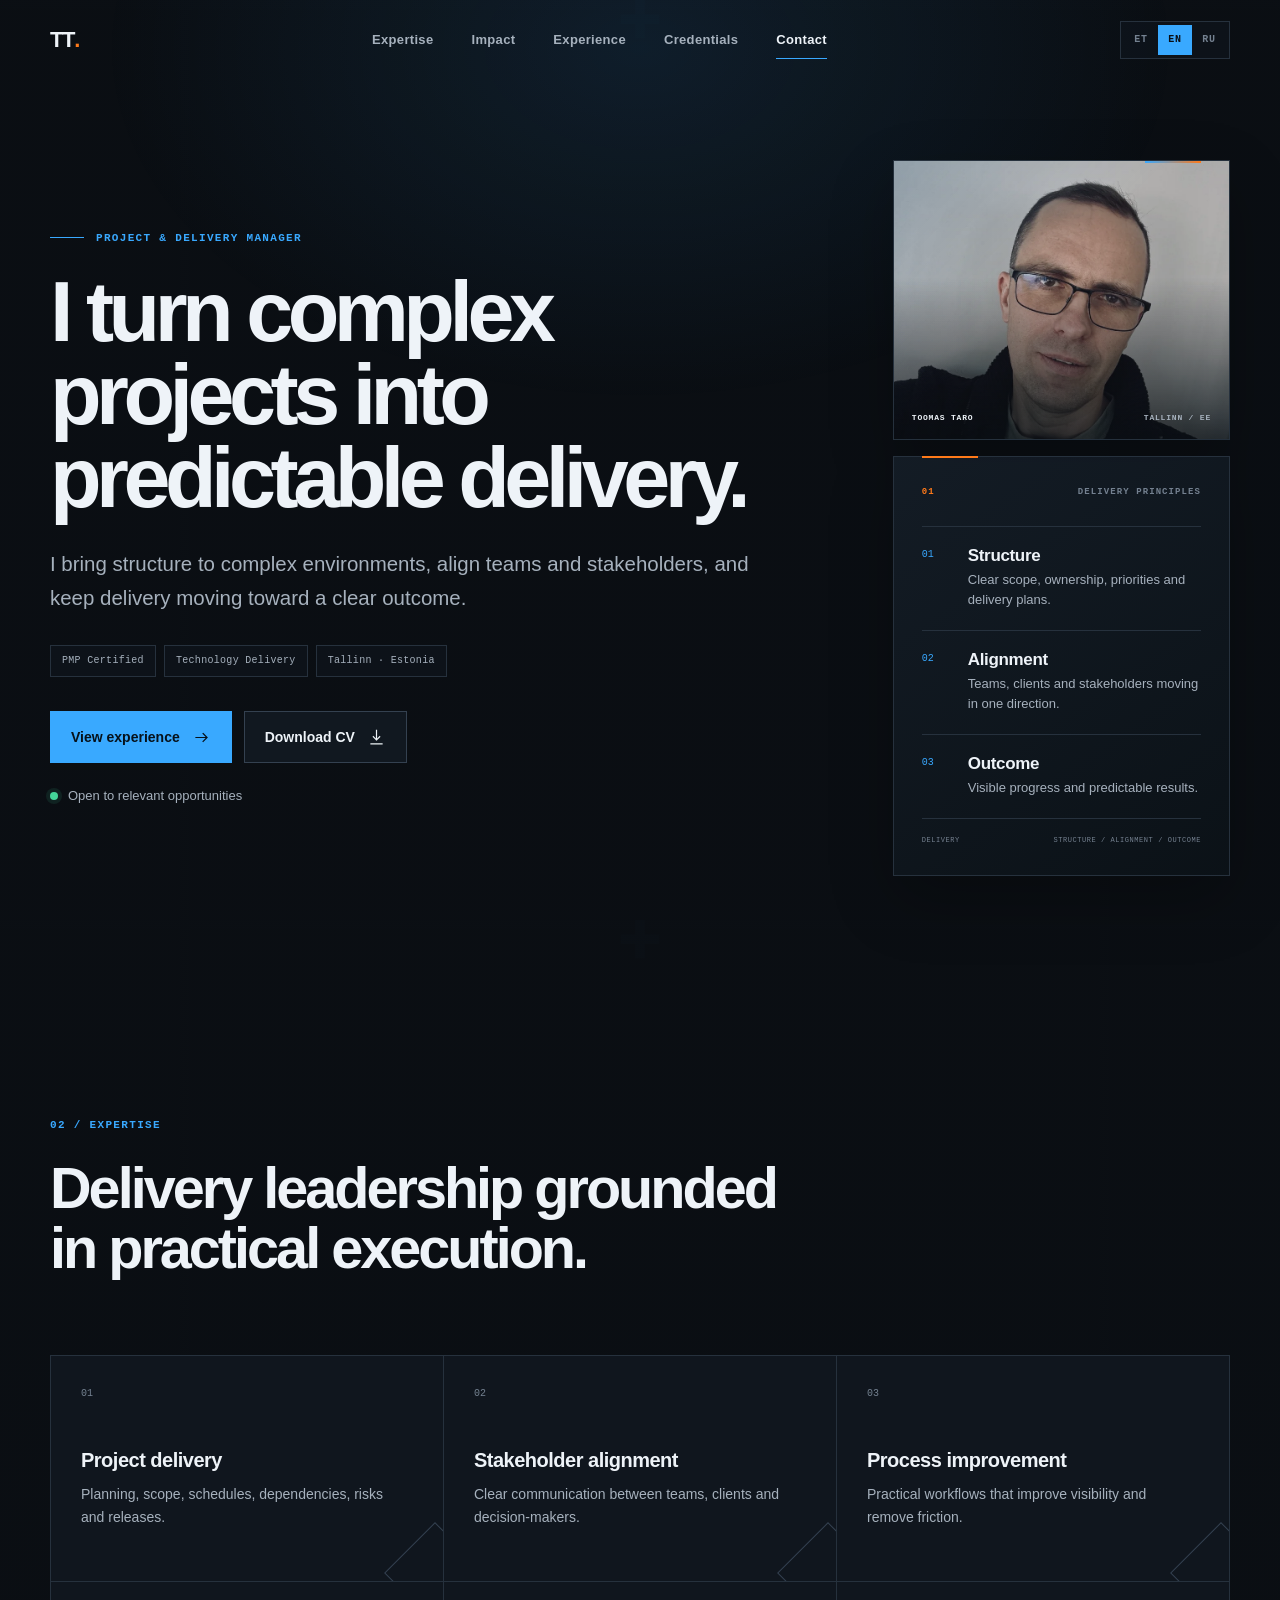
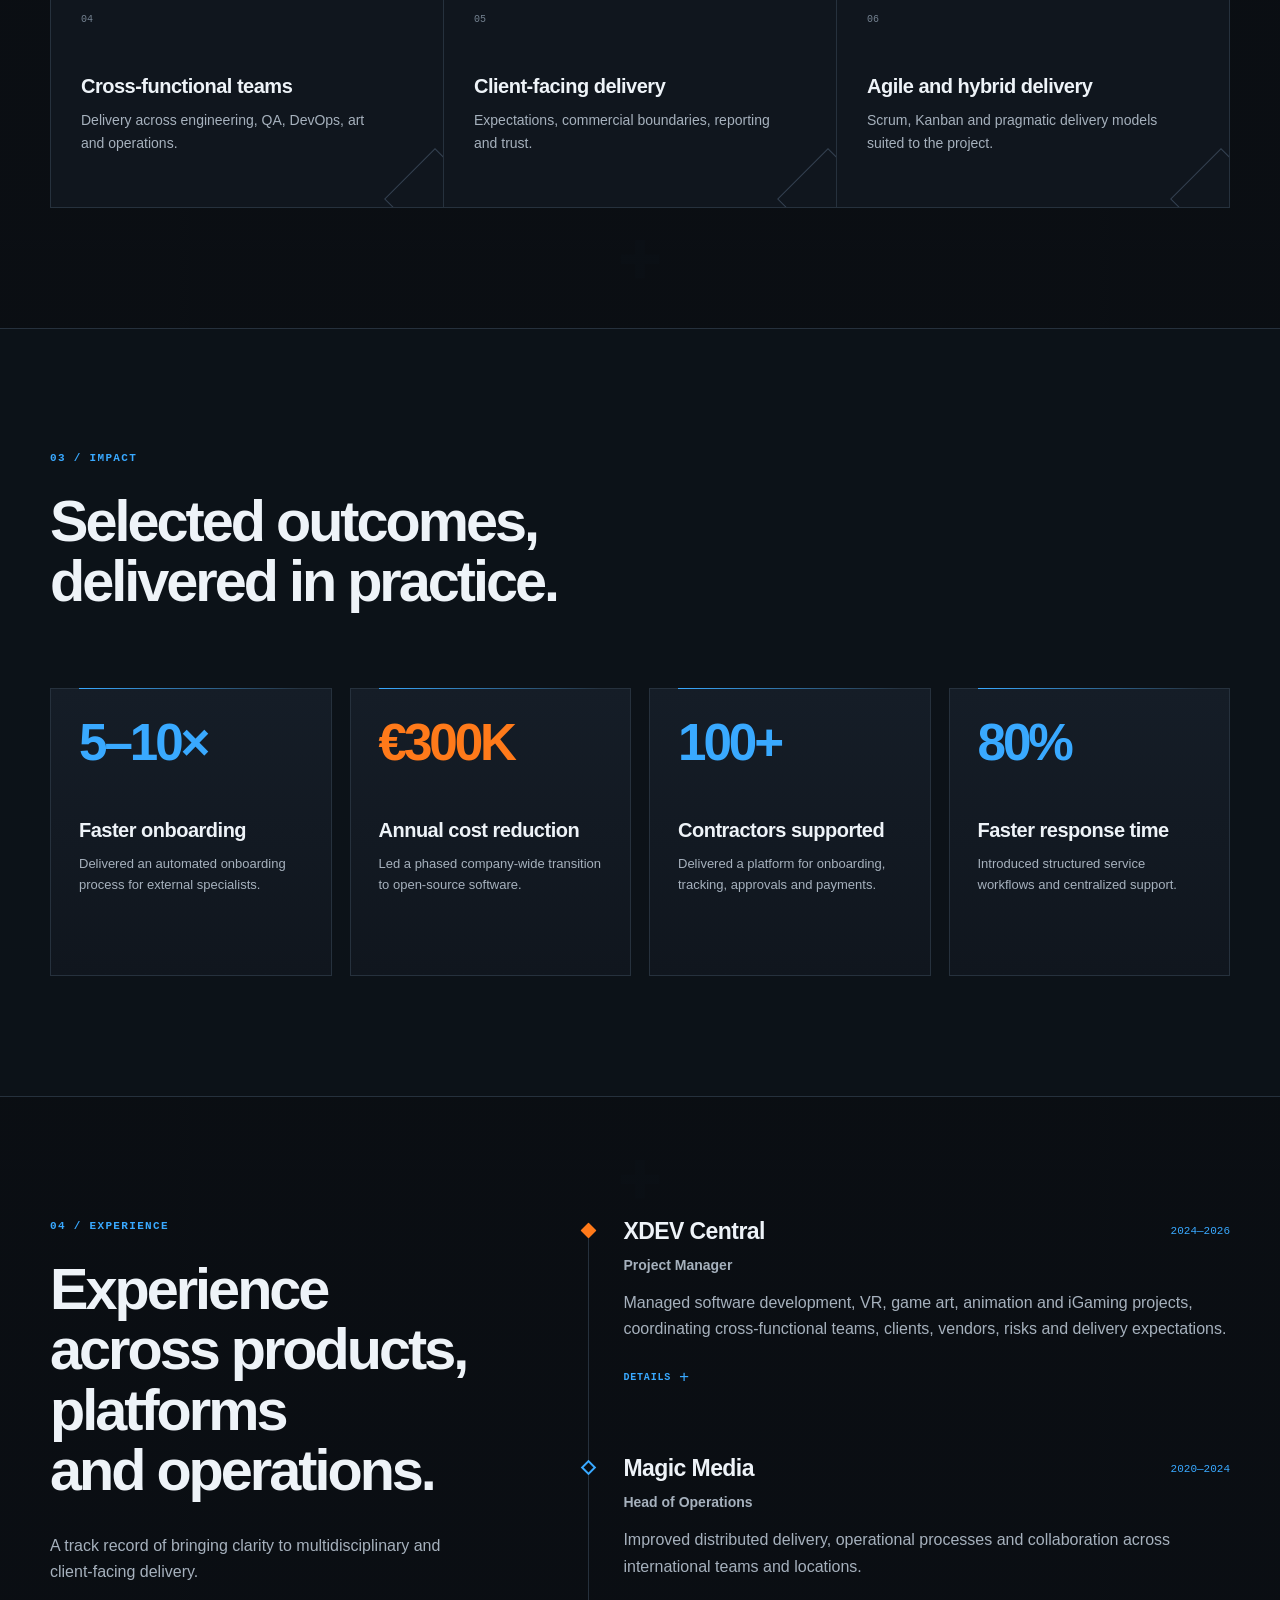
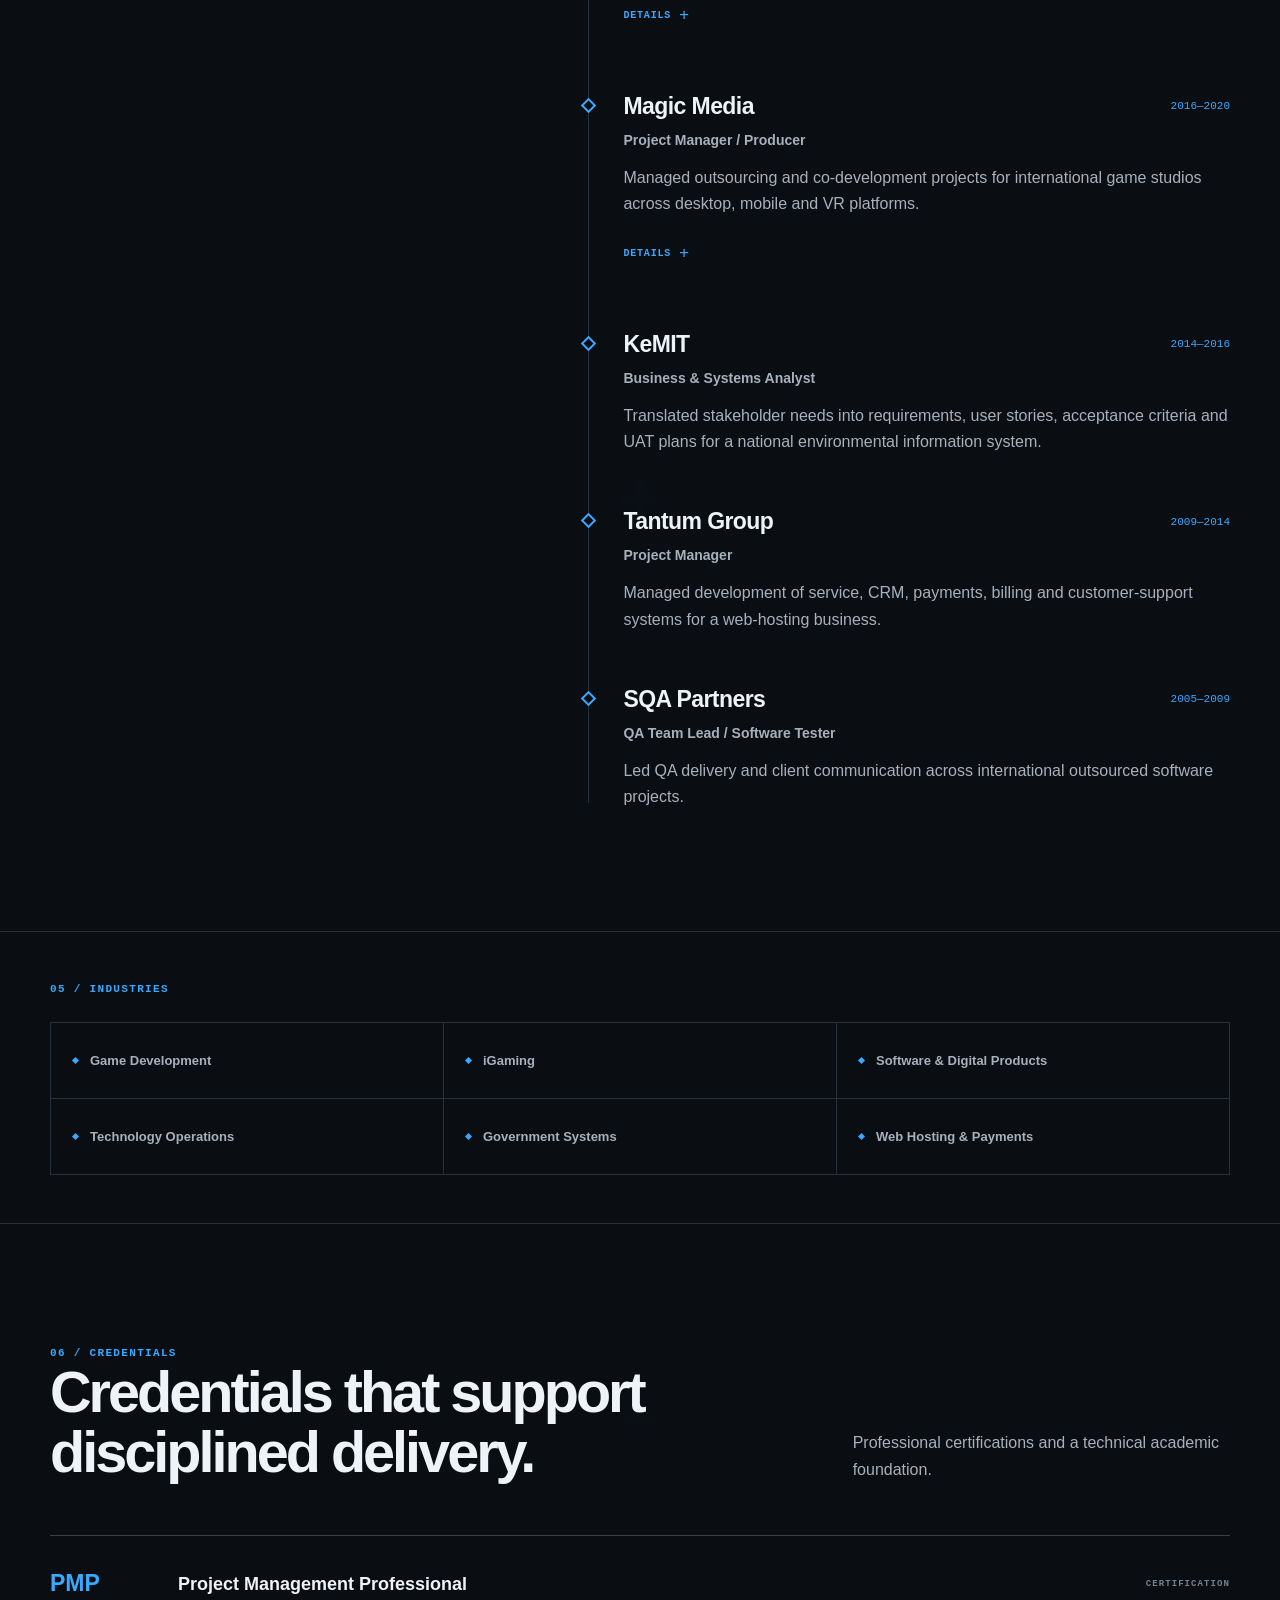
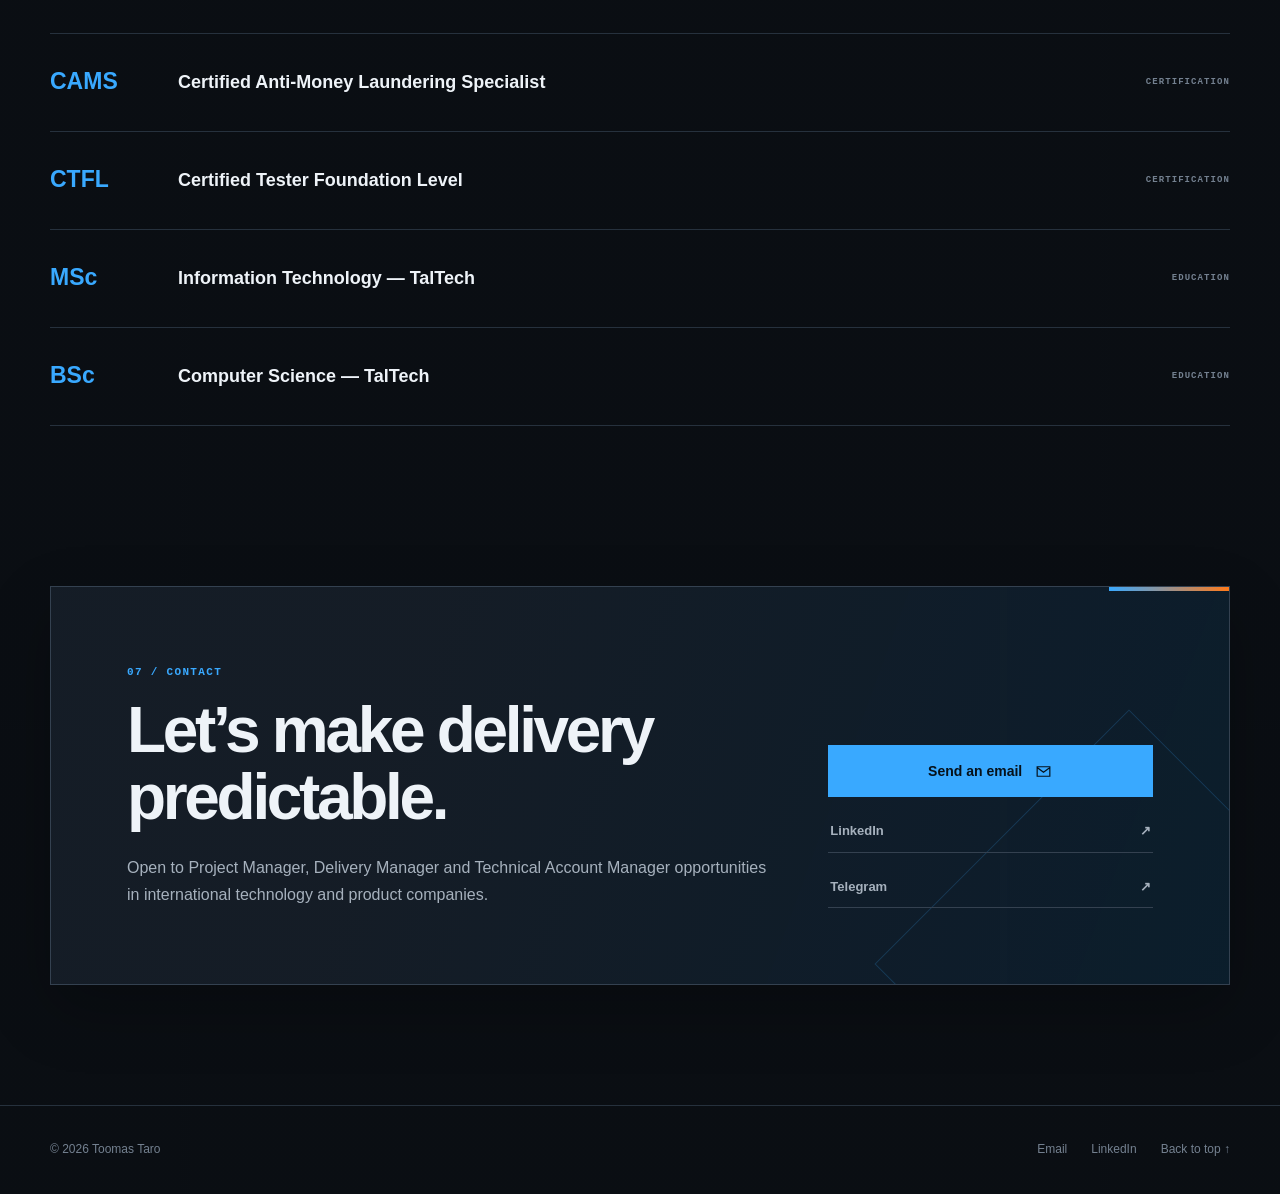
<file: index.html>
<!doctype html>
<html lang="en">
<head>
  <meta charset="utf-8">
  <meta name="viewport" content="width=device-width, initial-scale=1">
  <title>Toomas Taro — Project &amp; Delivery Manager</title>
  <meta name="description" content="Project &amp; Delivery Manager working across software development, game production, iGaming and digital products.">
  <meta name="author" content="Toomas Taro">
  <meta name="theme-color" content="#0a0e13">
  <link rel="canonical" href="https://cv.toomastaro.com/">
  <meta property="og:title" content="Toomas Taro — Project &amp; Delivery Manager">
  <meta property="og:description" content="Project &amp; Delivery Manager working across software development, game production, iGaming and digital products.">
  <meta property="og:type" content="profile">
  <meta property="og:url" content="https://cv.toomastaro.com/">
  <meta property="og:image" content="https://cv.toomastaro.com/assets/images/social-preview.svg">
  <meta property="og:image:alt" content="Toomas Taro — Project &amp; Delivery Manager">
  <meta name="twitter:card" content="summary_large_image">
  <meta name="twitter:title" content="Toomas Taro — Project &amp; Delivery Manager">
  <meta name="twitter:description" content="Project &amp; Delivery Manager working across software development, game production, iGaming and digital products.">
  <meta name="twitter:image" content="https://cv.toomastaro.com/assets/images/social-preview.svg">
  <link rel="icon" href="favicon.svg" type="image/svg+xml">
  <link rel="stylesheet" href="styles.css">
  <script type="application/ld+json">
    {
      "@context": "https://schema.org",
      "@type": "Person",
      "name": "Toomas Taro",
      "jobTitle": "Project & Delivery Manager",
      "address": {
        "@type": "PostalAddress",
        "addressLocality": "Tallinn",
        "addressCountry": "EE"
      },
      "email": "mailto:toomas.taro@gmail.com",
      "url": "https://cv.toomastaro.com/",
      "sameAs": [
        "https://www.linkedin.com/in/toomastaro",
        "https://t.me/mousesquad"
      ],
      "alumniOf": {
        "@type": "CollegeOrUniversity",
        "name": "TalTech"
      }
    }
  </script>
  <script defer src="content/en.js"></script>
  <script defer src="content/et.js"></script>
  <script defer src="content/ru.js"></script>
  <script defer src="script.js"></script>
</head>
<body>
  <a class="skip-link" href="#main" data-i18n="a11y.skip">Skip to content</a>

  <header class="site-header" data-header>
    <div class="header-inner container">
      <a class="brand" href="#top" aria-label="Toomas Taro — home">
        <span>TT</span><i aria-hidden="true">.</i>
      </a>

      <nav class="primary-nav" id="primary-navigation" aria-label="Primary navigation" data-nav>
        <a href="#expertise" data-i18n="nav.expertise">Expertise</a>
        <a href="#impact" data-i18n="nav.impact">Impact</a>
        <a href="#experience" data-i18n="nav.experience">Experience</a>
        <a href="#credentials" data-i18n="nav.credentials">Credentials</a>
        <a href="#contact" data-i18n="nav.contact">Contact</a>
      </nav>

      <div class="header-actions">
        <div class="language-switcher" role="group" aria-label="Language">
          <button type="button" data-language="et" lang="et" aria-pressed="false">ET</button>
          <button type="button" data-language="en" lang="en" aria-pressed="true">EN</button>
          <button type="button" data-language="ru" lang="ru" aria-pressed="false">RU</button>
        </div>
        <button class="menu-toggle" type="button" aria-controls="primary-navigation" aria-expanded="false" data-menu-toggle>
          <span class="sr-only" data-i18n="a11y.menu">Open menu</span>
          <span aria-hidden="true"></span>
          <span aria-hidden="true"></span>
        </button>
      </div>
    </div>
  </header>

  <main id="main">
    <section class="hero section" id="top" aria-labelledby="hero-title">
      <div class="hero-grid container">
        <div class="hero-copy">
          <p class="eyebrow" data-i18n="hero.eyebrow">Project &amp; Delivery Manager</p>
          <h1 id="hero-title" data-i18n="hero.title">I turn complex projects into predictable delivery.</h1>
          <p class="hero-description" data-i18n="hero.description">I bring structure to complex environments, align teams and stakeholders, and keep delivery moving toward a clear outcome.</p>
          <ul class="tag-list" aria-label="Highlights">
            <li data-i18n="hero.tagPmp">PMP Certified</li>
            <li data-i18n="hero.tagDelivery">Technology Delivery</li>
            <li data-i18n="hero.tagLocation">Tallinn · Estonia</li>
          </ul>
          <div class="hero-actions">
            <a class="button button-primary" href="#experience">
              <span data-i18n="hero.viewExperience">View experience</span>
              <svg aria-hidden="true" viewBox="0 0 24 24"><path d="m5 12 14 0m-5-5 5 5-5 5"/></svg>
            </a>
            <a class="button button-secondary" href="assets/cv/toomas-taro-cv-en.pdf" data-cv-link download>
              <span data-i18n="hero.downloadCv">Download CV</span>
              <svg aria-hidden="true" viewBox="0 0 24 24"><path d="M12 3v12m-4-4 4 4 4-4M5 20h14"/></svg>
            </a>
          </div>
          <p class="availability"><span aria-hidden="true"></span><span data-i18n="hero.availability">Open to relevant opportunities</span></p>
        </div>

        <div class="hero-rail">
          <figure class="hero-portrait">
            <img
              src="assets/images/toomas-taro-profile.webp"
              width="800"
              height="890"
              alt="Toomas Taro"
              fetchpriority="high"
              decoding="async"
            >
            <figcaption><span>Toomas Taro</span><span>Tallinn / EE</span></figcaption>
          </figure>

          <aside class="hero-panel" aria-label="Delivery principles">
            <div class="panel-label"><span>01</span><span data-i18n="hero.panelLabel">Delivery principles</span></div>
            <div class="principle-list" data-render="principles"></div>
            <div class="panel-code" aria-hidden="true"><span>DELIVERY</span><span>STRUCTURE / ALIGNMENT / OUTCOME</span></div>
          </aside>
        </div>
      </div>
    </section>

    <section class="section" id="expertise" aria-labelledby="expertise-title">
      <div class="container">
        <div class="section-heading reveal">
          <p class="section-index">02 / <span data-i18n="nav.expertise">Expertise</span></p>
          <h2 id="expertise-title" data-i18n="expertise.title">Delivery leadership grounded in practical execution.</h2>
        </div>
        <div class="card-grid expertise-grid" data-render="expertise"></div>
      </div>
    </section>

    <section class="section impact-section" id="impact" aria-labelledby="impact-title">
      <div class="container">
        <div class="section-heading reveal">
          <p class="section-index">03 / <span data-i18n="nav.impact">Impact</span></p>
          <h2 id="impact-title" data-i18n="impact.title">Selected outcomes, delivered in practice.</h2>
        </div>
        <div class="impact-grid" data-render="impact"></div>
      </div>
    </section>

    <section class="section" id="experience" aria-labelledby="experience-title">
      <div class="container experience-layout">
        <div class="section-heading section-heading-sticky reveal">
          <p class="section-index">04 / <span data-i18n="nav.experience">Experience</span></p>
          <h2 id="experience-title" data-i18n="experience.title">Experience across products, platforms and operations.</h2>
          <p data-i18n="experience.intro">A track record of bringing clarity to multidisciplinary and client-facing delivery.</p>
        </div>
        <div class="timeline" data-render="experience"></div>
      </div>
    </section>

    <section class="section industries-section" aria-labelledby="industries-title">
      <div class="container">
        <p class="section-index reveal">05 / <span data-i18n="industries.label">Industries</span></p>
        <h2 class="sr-only" id="industries-title" data-i18n="industries.title">Industry experience</h2>
        <div class="industries-grid" data-render="industries"></div>
      </div>
    </section>

    <section class="section" id="credentials" aria-labelledby="credentials-title">
      <div class="container">
        <div class="section-heading credentials-heading reveal">
          <div>
            <p class="section-index">06 / <span data-i18n="nav.credentials">Credentials</span></p>
            <h2 id="credentials-title" data-i18n="credentials.title">Credentials that support disciplined delivery.</h2>
          </div>
          <p data-i18n="credentials.intro">Professional certifications and a technical academic foundation.</p>
        </div>
        <div class="credentials-list" data-render="credentials"></div>
      </div>
    </section>

    <section class="section contact-section" id="contact" aria-labelledby="contact-title">
      <div class="container">
        <div class="contact-card reveal">
          <div class="contact-copy">
            <p class="section-index">07 / <span data-i18n="nav.contact">Contact</span></p>
            <h2 id="contact-title" data-i18n="contact.title">Let’s make delivery predictable.</h2>
            <p data-i18n="contact.description">Open to Project Manager, Delivery Manager and Technical Account Manager opportunities in international technology and product companies.</p>
          </div>
          <div class="contact-actions">
            <a class="button button-primary" href="mailto:toomas.taro@gmail.com">
              <span data-i18n="contact.email">Send an email</span>
              <svg aria-hidden="true" viewBox="0 0 24 24"><path d="M4 6h16v12H4zM4 7l8 6 8-6"/></svg>
            </a>
            <a class="text-link" href="https://www.linkedin.com/in/toomastaro" target="_blank" rel="noopener noreferrer">LinkedIn <span aria-hidden="true">↗</span></a>
            <a class="text-link" href="https://t.me/mousesquad" target="_blank" rel="noopener noreferrer">Telegram <span aria-hidden="true">↗</span></a>
          </div>
        </div>
      </div>
    </section>
  </main>

  <footer class="site-footer">
    <div class="container footer-inner">
      <p>© <span data-current-year>2026</span> Toomas Taro</p>
      <div class="footer-links">
        <a href="mailto:toomas.taro@gmail.com">Email</a>
        <a href="https://www.linkedin.com/in/toomastaro" target="_blank" rel="noopener noreferrer">LinkedIn</a>
        <a href="#top" data-i18n="footer.top">Back to top ↑</a>
      </div>
    </div>
  </footer>
</body>
</html>
</file>
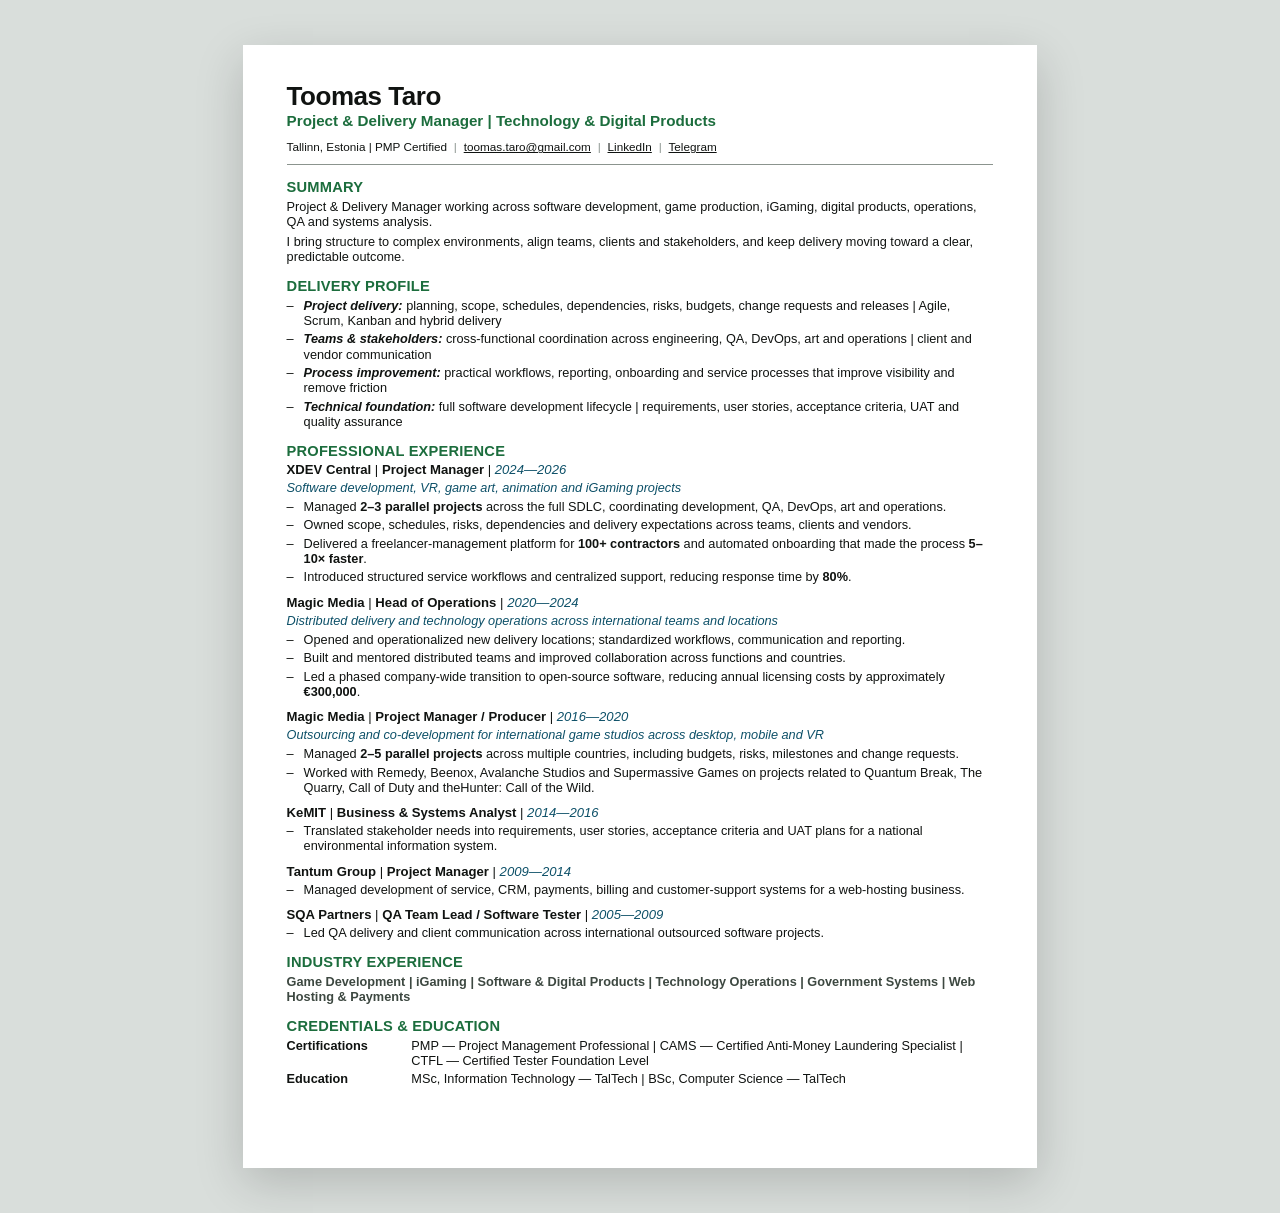
<file: assets/cv/source/cv.html>
<!doctype html>
<html lang="en">
<head>
  <meta charset="utf-8">
  <meta name="viewport" content="width=device-width, initial-scale=1">
  <title>Toomas Taro — CV</title>
  <link rel="stylesheet" href="cv.css">
  <script defer src="cv-content.js"></script>
  <script defer src="cv.js"></script>
</head>
<body>
  <main class="page" aria-label="Curriculum vitae">
    <header class="cv-header">
      <h1>Toomas Taro</h1>
      <p class="role" data-field="role"></p>
      <div class="contact-line" data-render="contacts"></div>
    </header>

    <section aria-labelledby="summary-title">
      <h2 id="summary-title" data-field="labels.summary"></h2>
      <div class="summary" data-render="summary"></div>
    </section>

    <section aria-labelledby="expertise-title">
      <h2 id="expertise-title" data-field="labels.expertise"></h2>
      <ul class="expertise-list" data-render="expertise"></ul>
    </section>

    <section aria-labelledby="experience-title">
      <h2 id="experience-title" data-field="labels.experience"></h2>
      <div class="experience-list" data-render="experience"></div>
    </section>

    <section class="industries-section" aria-labelledby="industries-title">
      <h2 id="industries-title" data-field="labels.industries"></h2>
      <p class="industry-line" data-field="industries"></p>
    </section>

    <section class="bottom-section" aria-labelledby="credentials-title">
      <h2 id="credentials-title" data-field="labels.credentials"></h2>
      <div class="credentials" data-render="credentials"></div>
    </section>
  </main>
</body>
</html>
</file>
<file: styles.css>
:root {
  --background: #0a0e13;
  --background-secondary: #10161e;
  --surface: #151d27;
  --surface-hover: #1a2531;
  --text-primary: #eef3f8;
  --text-secondary: #a6b1bd;
  --text-muted: #748190;
  --blue: #39a9ff;
  --blue-dark: #1675b8;
  --orange: #ff7a1a;
  --border: #26313d;
  --border-light: #344150;
  --font-heading: "Space Grotesk", "Aptos Display", "Segoe UI", sans-serif;
  --font-body: Inter, Aptos, "Segoe UI", sans-serif;
  --font-mono: "JetBrains Mono", "Cascadia Code", Consolas, monospace;
  --container: 1180px;
  --header-height: 80px;
  --radius: 3px;
  --shadow: 0 24px 60px rgb(0 0 0 / 24%);
  color-scheme: dark;
}

*,
*::before,
*::after {
  box-sizing: border-box;
}

html {
  scroll-behavior: smooth;
  scroll-padding-top: calc(var(--header-height) + 24px);
}

body {
  min-width: 320px;
  margin: 0;
  overflow-x: hidden;
  color: var(--text-primary);
  background:
    linear-gradient(rgb(10 14 19 / 94%), rgb(10 14 19 / 98%)),
    url("assets/images/decorative-grid.svg") top center / 920px auto repeat;
  font-family: var(--font-body);
  font-size: 16px;
  line-height: 1.65;
  -webkit-font-smoothing: antialiased;
}

body::before {
  position: fixed;
  z-index: -1;
  top: -20rem;
  left: 50%;
  width: 70rem;
  height: 46rem;
  background: radial-gradient(ellipse, rgb(57 169 255 / 10%), transparent 68%);
  content: "";
  pointer-events: none;
  transform: translateX(-50%);
}

body.menu-open {
  overflow: hidden;
}

::selection {
  color: var(--text-primary);
  background: rgb(22 117 184 / 65%);
}

a {
  color: inherit;
  text-decoration: none;
}

button,
a {
  -webkit-tap-highlight-color: transparent;
}

button {
  color: inherit;
  font: inherit;
}

svg {
  display: block;
}

.container {
  width: min(calc(100% - 48px), var(--container));
  margin-inline: auto;
}

.section {
  padding: 120px 0;
}

.sr-only {
  position: absolute;
  width: 1px;
  height: 1px;
  padding: 0;
  overflow: hidden;
  border: 0;
  margin: -1px;
  clip: rect(0, 0, 0, 0);
  white-space: nowrap;
}

.skip-link {
  position: fixed;
  z-index: 1000;
  top: 12px;
  left: 12px;
  padding: 10px 16px;
  color: var(--background);
  background: var(--text-primary);
  font-weight: 700;
  transform: translateY(-150%);
}

.skip-link:focus {
  transform: translateY(0);
}

:focus-visible {
  outline: 2px solid var(--orange);
  outline-offset: 4px;
}

/* Header */
.site-header {
  position: fixed;
  z-index: 100;
  top: 0;
  right: 0;
  left: 0;
  border-bottom: 1px solid transparent;
  transition: background-color 180ms ease, border-color 180ms ease, box-shadow 180ms ease;
}

.site-header.is-scrolled,
.site-header.is-menu-open {
  border-color: rgb(38 49 61 / 85%);
  background: rgb(10 14 19 / 88%);
  box-shadow: 0 10px 40px rgb(0 0 0 / 14%);
  backdrop-filter: blur(18px);
}

.header-inner {
  display: flex;
  min-height: var(--header-height);
  align-items: center;
  justify-content: space-between;
  transition: min-height 180ms ease;
}

.is-scrolled .header-inner {
  min-height: 66px;
}

.brand {
  display: inline-flex;
  align-items: baseline;
  font-family: var(--font-heading);
  font-size: 22px;
  font-weight: 800;
  letter-spacing: -0.06em;
}

.brand i {
  color: var(--orange);
  font-style: normal;
}

.primary-nav {
  display: flex;
  align-items: center;
  gap: clamp(20px, 3vw, 38px);
}

.primary-nav a {
  position: relative;
  color: var(--text-secondary);
  font-size: 13px;
  font-weight: 650;
  letter-spacing: 0.025em;
  transition: color 160ms ease;
}

.primary-nav a::after {
  position: absolute;
  right: 0;
  bottom: -8px;
  left: 0;
  height: 1px;
  background: var(--blue);
  content: "";
  transform: scaleX(0);
  transform-origin: right;
  transition: transform 180ms ease;
}

.primary-nav a:hover,
.primary-nav a[aria-current="true"] {
  color: var(--text-primary);
}

.primary-nav a:hover::after,
.primary-nav a[aria-current="true"]::after {
  transform: scaleX(1);
  transform-origin: left;
}

.header-actions,
.language-switcher {
  display: flex;
  align-items: center;
}

.header-actions {
  gap: 16px;
}

.language-switcher {
  padding: 3px;
  border: 1px solid var(--border);
  background: rgb(16 22 30 / 60%);
}

.language-switcher button {
  min-width: 34px;
  min-height: 30px;
  padding: 4px 7px;
  border: 0;
  color: var(--text-muted);
  background: transparent;
  cursor: pointer;
  font-family: var(--font-mono);
  font-size: 10px;
  font-weight: 700;
  letter-spacing: 0.08em;
}

.language-switcher button[aria-pressed="true"] {
  color: var(--background);
  background: var(--blue);
}

.menu-toggle {
  display: none;
  width: 42px;
  height: 42px;
  padding: 12px 9px;
  border: 1px solid var(--border);
  background: transparent;
  cursor: pointer;
}

.menu-toggle span:not(.sr-only) {
  display: block;
  width: 22px;
  height: 1px;
  margin: 5px 0;
  background: currentcolor;
  transition: transform 180ms ease;
}

.menu-toggle[aria-expanded="true"] span:nth-last-child(2) {
  transform: translateY(3px) rotate(45deg);
}

.menu-toggle[aria-expanded="true"] span:last-child {
  transform: translateY(-3px) rotate(-45deg);
}

/* Type and shared components */
h1,
h2,
h3,
p {
  margin-top: 0;
}

h1,
h2,
h3 {
  font-family: var(--font-heading);
  text-wrap: balance;
}

h1 {
  max-width: 850px;
  margin-bottom: 28px;
  font-size: clamp(3.25rem, 6.6vw, 6.25rem);
  font-weight: 690;
  letter-spacing: -0.065em;
  line-height: 0.98;
}

h2 {
  max-width: 790px;
  margin-bottom: 24px;
  font-size: clamp(2.2rem, 4.5vw, 4.25rem);
  font-weight: 640;
  letter-spacing: -0.052em;
  line-height: 1.05;
}

h3 {
  margin-bottom: 10px;
  font-size: 20px;
  letter-spacing: -0.025em;
  line-height: 1.25;
}

.eyebrow,
.section-index,
.panel-label,
.credential-type {
  color: var(--blue);
  font-family: var(--font-mono);
  font-size: 11px;
  font-weight: 700;
  letter-spacing: 0.12em;
  text-transform: uppercase;
}

.eyebrow {
  display: flex;
  margin-bottom: 24px;
  align-items: center;
  gap: 12px;
}

.eyebrow::before {
  width: 34px;
  height: 1px;
  background: var(--blue);
  content: "";
}

.section-heading {
  display: flex;
  margin-bottom: 52px;
  flex-direction: column;
  gap: 8px;
}

.section-heading p:last-child {
  max-width: 540px;
  color: var(--text-secondary);
}

.section-index {
  margin-bottom: 16px;
}

.button {
  display: inline-flex;
  min-height: 52px;
  padding: 13px 20px;
  border: 1px solid transparent;
  align-items: center;
  justify-content: center;
  gap: 12px;
  font-size: 14px;
  font-weight: 750;
  line-height: 1.2;
  transition: border-color 160ms ease, background 160ms ease, color 160ms ease, transform 160ms ease;
}

.button svg {
  width: 19px;
  height: 19px;
  fill: none;
  stroke: currentcolor;
  stroke-linecap: square;
  stroke-linejoin: miter;
  stroke-width: 1.5;
}

.button:hover {
  transform: translateY(-2px);
}

.button-primary {
  color: #06111a;
  background: var(--blue);
}

.button-primary:hover {
  background: #68bdff;
}

.button-secondary {
  border-color: var(--border-light);
  color: var(--text-primary);
  background: rgb(21 29 39 / 70%);
}

.button-secondary:hover {
  border-color: var(--blue);
  background: var(--surface-hover);
}

/* Hero */
.hero {
  display: flex;
  min-height: min(940px, 100svh);
  padding-top: calc(var(--header-height) + 80px);
  align-items: center;
}

.hero-grid {
  display: grid;
  align-items: center;
  gap: 48px;
  grid-template-columns: minmax(0, 1.65fr) minmax(300px, 0.7fr);
}

.hero-copy {
  position: relative;
}

.hero-rail {
  display: grid;
  align-content: center;
  gap: 16px;
}

.hero-portrait {
  position: relative;
  height: 280px;
  min-height: 0;
  margin: 0;
  overflow: hidden;
  border: 1px solid var(--border);
  background: var(--surface);
  box-shadow: var(--shadow);
}

.hero-portrait::before,
.hero-portrait::after {
  position: absolute;
  z-index: 1;
  content: "";
  pointer-events: none;
}

.hero-portrait::before {
  inset: 0;
  background:
    linear-gradient(180deg, transparent 42%, rgb(8 13 18 / 76%) 100%),
    linear-gradient(135deg, rgb(57 169 255 / 12%), transparent 45%);
}

.hero-portrait::after {
  top: -1px;
  right: 28px;
  width: 56px;
  height: 3px;
  background: linear-gradient(90deg, var(--blue), var(--orange));
}

.hero-portrait img {
  display: block;
  width: 100%;
  height: 100%;
  object-fit: cover;
  object-position: 50% 28%;
  filter: saturate(0.82) contrast(1.04) brightness(0.88);
}

.hero-portrait figcaption {
  position: absolute;
  z-index: 2;
  right: 18px;
  bottom: 15px;
  left: 18px;
  display: flex;
  align-items: center;
  justify-content: space-between;
  gap: 12px;
  color: var(--text-primary);
  font-family: var(--font-mono);
  font-size: 8px;
  font-weight: 700;
  letter-spacing: 0.1em;
  text-transform: uppercase;
}

.hero-portrait figcaption span:last-child {
  color: var(--text-secondary);
}

.hero-description {
  max-width: 720px;
  margin-bottom: 30px;
  color: var(--text-secondary);
  font-size: clamp(1.05rem, 1.6vw, 1.3rem);
  line-height: 1.65;
}

.tag-list {
  display: flex;
  padding: 0;
  margin: 0 0 34px;
  flex-wrap: wrap;
  gap: 8px;
  list-style: none;
}

.tag-list li {
  padding: 7px 11px;
  border: 1px solid var(--border);
  color: var(--text-secondary);
  background: rgb(16 22 30 / 65%);
  font-family: var(--font-mono);
  font-size: 10px;
  letter-spacing: 0.03em;
}

.hero-actions {
  display: flex;
  flex-wrap: wrap;
  gap: 12px;
}

.availability {
  display: flex;
  margin: 22px 0 0;
  align-items: center;
  gap: 10px;
  color: var(--text-secondary);
  font-size: 13px;
}

.availability > span:first-child {
  position: relative;
  width: 8px;
  height: 8px;
  border-radius: 50%;
  background: #44d69a;
  box-shadow: 0 0 0 4px rgb(68 214 154 / 10%);
}

.hero-panel {
  position: relative;
  padding: 28px;
  border: 1px solid var(--border);
  background: linear-gradient(145deg, rgb(21 29 39 / 92%), rgb(12 18 24 / 92%));
  box-shadow: var(--shadow);
}

.hero-panel::before {
  position: absolute;
  top: -1px;
  left: 28px;
  width: 56px;
  height: 2px;
  background: var(--orange);
  content: "";
}

.panel-label {
  display: flex;
  margin-bottom: 26px;
  align-items: center;
  justify-content: space-between;
  color: var(--text-muted);
  font-size: 9px;
}

.panel-label span:first-child {
  color: var(--orange);
}

.principle {
  display: grid;
  padding: 20px 0;
  border-top: 1px solid var(--border);
  gap: 18px;
  grid-template-columns: 28px 1fr;
}

.principle-number {
  color: var(--blue);
  font-family: var(--font-mono);
  font-size: 10px;
}

.principle h2 {
  margin: 0 0 5px;
  font-size: 17px;
  font-weight: 650;
  letter-spacing: -0.02em;
}

.principle p {
  margin: 0;
  color: var(--text-secondary);
  font-size: 13px;
  line-height: 1.55;
}

.panel-code {
  display: flex;
  padding-top: 16px;
  border-top: 1px solid var(--border);
  justify-content: space-between;
  gap: 12px;
  color: var(--text-muted);
  font-family: var(--font-mono);
  font-size: 7px;
  letter-spacing: 0.08em;
}

/* Expertise */
.card-grid {
  display: grid;
  gap: 1px;
  background: var(--border);
  border: 1px solid var(--border);
}

.expertise-grid {
  grid-template-columns: repeat(3, minmax(0, 1fr));
}

.expertise-card {
  position: relative;
  min-height: 225px;
  padding: 30px;
  overflow: hidden;
  background: var(--background-secondary);
  transition: background 180ms ease, transform 180ms ease;
}

.expertise-card::after {
  position: absolute;
  right: -28px;
  bottom: -28px;
  width: 72px;
  height: 72px;
  border: 1px solid var(--border-light);
  content: "";
  transform: rotate(45deg);
  transition: border-color 180ms ease;
}

.expertise-card:hover {
  z-index: 1;
  background: var(--surface);
  transform: translateY(-4px);
}

.expertise-card:hover::after {
  border-color: var(--blue);
}

.card-number {
  display: block;
  margin-bottom: 46px;
  color: var(--text-muted);
  font-family: var(--font-mono);
  font-size: 10px;
}

.expertise-card p {
  max-width: 310px;
  margin: 0;
  color: var(--text-secondary);
  font-size: 14px;
}

/* Impact */
.impact-section {
  border-block: 1px solid var(--border);
  background: rgb(16 22 30 / 55%);
}

.impact-grid {
  display: grid;
  gap: 18px;
  grid-template-columns: repeat(4, minmax(0, 1fr));
}

.impact-card {
  position: relative;
  min-height: 288px;
  padding: 28px;
  border: 1px solid var(--border);
  background: linear-gradient(180deg, var(--surface), var(--background-secondary));
  transition: border-color 180ms ease, transform 180ms ease;
}

.impact-card:hover {
  border-color: var(--border-light);
  transform: translateY(-4px);
}

.impact-card::before {
  position: absolute;
  top: -1px;
  right: 28px;
  left: 28px;
  height: 1px;
  background: linear-gradient(90deg, var(--blue), transparent);
  content: "";
}

.impact-value {
  display: block;
  margin-bottom: 50px;
  color: var(--blue);
  font-family: var(--font-heading);
  font-size: clamp(2.6rem, 4vw, 4.2rem);
  font-weight: 700;
  letter-spacing: -0.06em;
  line-height: 1;
}

.impact-card:nth-child(2) .impact-value {
  color: var(--orange);
}

.impact-card p {
  margin: 0;
  color: var(--text-secondary);
  font-size: 13px;
}

/* Experience */
.experience-layout {
  display: grid;
  align-items: start;
  gap: clamp(48px, 8vw, 110px);
  grid-template-columns: minmax(280px, 0.8fr) minmax(0, 1.2fr);
}

.section-heading-sticky {
  position: sticky;
  top: 120px;
  margin: 0;
}

.timeline {
  position: relative;
}

.timeline::before {
  position: absolute;
  top: 8px;
  bottom: 8px;
  left: 5px;
  width: 1px;
  background: var(--border);
  content: "";
}

.timeline-item {
  position: relative;
  padding: 0 0 52px 40px;
}

.timeline-item:last-child {
  padding-bottom: 0;
}

.timeline-marker {
  position: absolute;
  top: 8px;
  left: 0;
  width: 11px;
  height: 11px;
  border: 2px solid var(--blue);
  background: var(--background);
  transform: rotate(45deg);
}

.timeline-item:first-child .timeline-marker {
  border-color: var(--orange);
  background: var(--orange);
}

.timeline-meta {
  display: flex;
  margin-bottom: 8px;
  align-items: center;
  justify-content: space-between;
  gap: 20px;
}

.timeline-company {
  margin: 0;
  font-size: 23px;
}

.timeline-period {
  flex: 0 0 auto;
  color: var(--blue);
  font-family: var(--font-mono);
  font-size: 11px;
}

.timeline-role {
  margin-bottom: 13px;
  color: var(--text-secondary);
  font-size: 14px;
  font-weight: 700;
}

.timeline-description {
  margin-bottom: 0;
  color: var(--text-secondary);
}

.details-toggle {
  display: inline-flex;
  padding: 10px 0;
  border: 0;
  margin-top: 12px;
  align-items: center;
  gap: 8px;
  color: var(--blue);
  background: transparent;
  cursor: pointer;
  font-family: var(--font-mono);
  font-size: 10px;
  font-weight: 700;
  letter-spacing: 0.08em;
  text-transform: uppercase;
}

.details-toggle::after {
  content: "+";
  font-size: 17px;
  font-weight: 400;
}

.details-toggle[aria-expanded="true"]::after {
  content: "−";
}

.timeline-details {
  display: grid;
  grid-template-rows: 0fr;
  transition: grid-template-rows 220ms ease;
}

.timeline-details > div {
  overflow: hidden;
}

.timeline-details.is-open {
  grid-template-rows: 1fr;
}

.timeline-details ul {
  padding: 16px 0 0 18px;
  margin: 0;
  color: var(--text-secondary);
  font-size: 14px;
}

.timeline-details li {
  padding-left: 6px;
  margin-bottom: 7px;
}

.timeline-details li::marker {
  color: var(--orange);
}

/* Industries */
.industries-section {
  padding: 48px 0;
  border-block: 1px solid var(--border);
}

.industries-section .section-index {
  margin-bottom: 24px;
}

.industries-grid {
  display: grid;
  border-top: 1px solid var(--border);
  border-left: 1px solid var(--border);
  grid-template-columns: repeat(3, minmax(0, 1fr));
}

.industry-item {
  display: flex;
  min-height: 76px;
  padding: 18px 22px;
  border-right: 1px solid var(--border);
  border-bottom: 1px solid var(--border);
  align-items: center;
  gap: 12px;
  color: var(--text-secondary);
  font-size: 13px;
  font-weight: 700;
}

.industry-item::before {
  width: 5px;
  height: 5px;
  flex: 0 0 auto;
  background: var(--blue);
  content: "";
  transform: rotate(45deg);
}

/* Credentials */
.credentials-heading {
  display: grid;
  align-items: end;
  gap: 48px;
  grid-template-columns: 1.6fr 0.8fr;
}

.credentials-heading h2,
.credentials-heading p {
  margin-bottom: 0;
}

.credentials-list {
  border-top: 1px solid var(--border-light);
}

.credential-item {
  display: grid;
  min-height: 98px;
  padding: 20px 0;
  border-bottom: 1px solid var(--border);
  align-items: center;
  gap: 28px;
  grid-template-columns: 100px 1fr auto;
  transition: padding 180ms ease, background 180ms ease;
}

.credential-item:hover {
  padding-right: 20px;
  padding-left: 20px;
  background: var(--background-secondary);
}

.credential-code {
  color: var(--blue);
  font-family: var(--font-heading);
  font-size: 23px;
  font-weight: 700;
}

.credential-name {
  font-family: var(--font-heading);
  font-size: 18px;
  font-weight: 600;
}

.credential-type {
  color: var(--text-muted);
  font-size: 9px;
}

/* Contact and footer */
.contact-section {
  padding-top: 40px;
}

.contact-card {
  position: relative;
  display: grid;
  min-height: 390px;
  padding: clamp(32px, 6vw, 76px);
  overflow: hidden;
  border: 1px solid var(--border-light);
  align-items: end;
  gap: 52px;
  background:
    linear-gradient(110deg, rgb(21 29 39 / 98%) 30%, rgb(12 31 46 / 92%)),
    url("assets/images/decorative-grid.svg") center / 720px;
  box-shadow: var(--shadow);
  grid-template-columns: 1.4fr 0.7fr;
}

.contact-card::before,
.contact-card::after {
  position: absolute;
  content: "";
  pointer-events: none;
}

.contact-card::before {
  top: 0;
  right: 0;
  width: 120px;
  height: 4px;
  background: linear-gradient(90deg, var(--blue), var(--orange));
}

.contact-card::after {
  right: -80px;
  bottom: -160px;
  width: 360px;
  height: 360px;
  border: 1px solid rgb(57 169 255 / 20%);
  transform: rotate(45deg);
}

.contact-copy,
.contact-actions {
  position: relative;
  z-index: 1;
}

.contact-copy h2 {
  font-size: clamp(2.6rem, 5vw, 5rem);
}

.contact-copy p:last-child {
  max-width: 680px;
  margin-bottom: 0;
  color: var(--text-secondary);
}

.contact-actions {
  display: flex;
  align-items: stretch;
  flex-direction: column;
  gap: 13px;
}

.text-link {
  display: flex;
  padding: 10px 2px;
  border-bottom: 1px solid var(--border-light);
  align-items: center;
  justify-content: space-between;
  color: var(--text-secondary);
  font-size: 13px;
  font-weight: 700;
  transition: color 160ms ease, border-color 160ms ease;
}

.text-link:hover {
  border-color: var(--blue);
  color: var(--text-primary);
}

.site-footer {
  padding: 34px 0;
  border-top: 1px solid var(--border);
  color: var(--text-muted);
  font-size: 12px;
}

.footer-inner,
.footer-links {
  display: flex;
  align-items: center;
}

.footer-inner {
  justify-content: space-between;
  gap: 24px;
}

.footer-inner p {
  margin: 0;
}

.footer-links {
  gap: 24px;
}

.footer-links a:hover {
  color: var(--text-primary);
}

/* Reveal motion */
.reveal,
[data-render] > * {
  opacity: 0;
  transform: translateY(14px);
  transition: opacity 500ms ease, transform 500ms ease;
}

.reveal.is-visible,
[data-render] > *.is-visible {
  opacity: 1;
  transform: translateY(0);
}

[data-render] > *:nth-child(2) {
  transition-delay: 45ms;
}

[data-render] > *:nth-child(3) {
  transition-delay: 90ms;
}

[data-render] > *:nth-child(4) {
  transition-delay: 135ms;
}

[data-render] > *:nth-child(5),
[data-render] > *:nth-child(6) {
  transition-delay: 180ms;
}

/* Responsive */
@media (max-width: 980px) {
  .section {
    padding: 96px 0;
  }

  .primary-nav {
    gap: 20px;
  }

  .hero {
    min-height: auto;
    padding-top: 160px;
  }

  .hero-grid {
    align-items: stretch;
    grid-template-columns: 1fr;
  }

  .hero-rail {
    align-content: stretch;
    grid-template-columns: minmax(240px, 0.65fr) minmax(0, 1.35fr);
  }

  .hero-portrait {
    height: auto;
  }

  .hero-portrait img {
    height: 100%;
  }

  .hero-panel {
    display: grid;
    gap: 0 28px;
    grid-template-columns: repeat(3, 1fr);
  }

  .panel-label,
  .panel-code {
    grid-column: 1 / -1;
  }

  .principle {
    grid-template-columns: 24px 1fr;
  }

  .expertise-grid {
    grid-template-columns: repeat(2, minmax(0, 1fr));
  }

  .impact-grid {
    grid-template-columns: repeat(2, minmax(0, 1fr));
  }

  .impact-card {
    min-height: 250px;
  }

  .experience-layout {
    grid-template-columns: 1fr;
  }

  .section-heading-sticky {
    position: static;
  }
}

@media (max-width: 800px) {
  :root {
    --header-height: 72px;
  }

  .primary-nav {
    position: fixed;
    top: var(--header-height);
    right: 0;
    left: 0;
    display: grid;
    padding: 18px 24px 28px;
    border-bottom: 1px solid var(--border);
    gap: 0;
    background: rgb(10 14 19 / 98%);
    opacity: 0;
    pointer-events: none;
    transform: translateY(-12px);
    transition: opacity 180ms ease, transform 180ms ease;
    visibility: hidden;
  }

  .primary-nav.is-open {
    opacity: 1;
    pointer-events: auto;
    transform: translateY(0);
    visibility: visible;
  }

  .primary-nav a {
    padding: 15px 0;
    border-bottom: 1px solid var(--border);
    font-size: 15px;
  }

  .primary-nav a::after {
    display: none;
  }

  .menu-toggle {
    display: block;
  }

  .hero-panel {
    grid-template-columns: 1fr;
  }

  .hero-rail {
    grid-template-columns: 1fr;
  }

  .hero-portrait {
    height: 360px;
    max-width: 460px;
  }

  .hero-portrait img {
    object-position: 50% 26%;
  }

  .panel-label,
  .panel-code {
    grid-column: auto;
  }

  .credentials-heading {
    grid-template-columns: 1fr;
  }

  .contact-card {
    grid-template-columns: 1fr;
  }
}

@media (max-width: 620px) {
  .container {
    width: min(calc(100% - 32px), var(--container));
  }

  .section {
    padding: 76px 0;
  }

  h1 {
    font-size: clamp(2.8rem, 13.5vw, 4rem);
  }

  h2 {
    font-size: clamp(2rem, 10vw, 3rem);
  }

  .header-inner {
    min-height: var(--header-height);
  }

  .header-actions {
    gap: 8px;
  }

  .language-switcher button {
    min-width: 30px;
    padding-inline: 5px;
  }

  .hero {
    padding-top: 128px;
  }

  .hero-grid {
    gap: 36px;
  }

  .hero-portrait {
    width: 100%;
    height: 320px;
    max-width: none;
  }

  .hero-actions {
    align-items: stretch;
    flex-direction: column;
  }

  .hero-actions .button {
    width: 100%;
  }

  .hero-panel {
    padding: 22px;
  }

  .expertise-grid,
  .impact-grid,
  .industries-grid {
    grid-template-columns: 1fr;
  }

  .expertise-card,
  .impact-card {
    min-height: auto;
  }

  .card-number,
  .impact-value {
    margin-bottom: 30px;
  }

  .timeline-item {
    padding-left: 30px;
  }

  .timeline-meta {
    align-items: flex-start;
    flex-direction: column-reverse;
    gap: 4px;
  }

  .credential-item {
    gap: 5px 18px;
    grid-template-columns: 66px 1fr;
  }

  .credential-code {
    grid-row: 1 / 3;
  }

  .credential-type {
    grid-column: 2;
  }

  .contact-section {
    padding-top: 18px;
  }

  .contact-card {
    min-height: 0;
    padding: 30px 22px;
    gap: 38px;
  }

  .contact-copy h2 {
    font-size: clamp(2.4rem, 12vw, 3.5rem);
  }

  .footer-inner {
    align-items: flex-start;
    flex-direction: column;
  }

  .footer-links {
    flex-wrap: wrap;
    gap: 14px 20px;
  }
}

@media (prefers-reduced-motion: reduce) {
  html {
    scroll-behavior: auto;
  }

  *,
  *::before,
  *::after {
    scroll-behavior: auto !important;
    transition-duration: 0.01ms !important;
    animation-duration: 0.01ms !important;
    animation-iteration-count: 1 !important;
  }

  .reveal,
  [data-render] > * {
    opacity: 1;
    transform: none;
  }
}

/* 404 page */
.not-found-page {
  display: grid;
  min-height: 100svh;
  place-items: center;
}

.not-found {
  max-width: 760px;
  padding-block: 80px;
}

.not-found-code {
  display: block;
  margin-bottom: 18px;
  color: var(--orange);
  font-family: var(--font-mono);
  font-size: 13px;
  letter-spacing: 0.15em;
}

.not-found h1 {
  font-size: clamp(3rem, 9vw, 6.5rem);
}

.not-found p {
  max-width: 560px;
  margin-bottom: 28px;
  color: var(--text-secondary);
  font-size: 18px;
}
</file>
<file: assets/cv/source/cv.css>
:root {
  --accent: #1c6d3d;
  --accent-secondary: #0d5068;
  --text: #101311;
  --muted: #3d4841;
  --rule: #8b948e;
  --paper: #ffffff;
}

* {
  box-sizing: border-box;
}

@page {
  size: A4;
  margin: 0;
}

html,
body {
  padding: 0;
  margin: 0;
  color: var(--text);
  background: var(--paper);
  font-family: Arial, Helvetica, sans-serif;
  font-size: 9.55pt;
  line-height: 1.19;
  print-color-adjust: exact;
  -webkit-print-color-adjust: exact;
}

body {
  min-width: 210mm;
}

.page {
  width: 210mm;
  min-height: 297mm;
  padding: 10mm 11.5mm 8mm;
  margin: 0 auto;
  background: var(--paper);
}

.cv-header {
  padding-bottom: 2.5mm;
  border-bottom: 0.45pt solid var(--rule);
  margin-bottom: 2.7mm;
}

h1,
h2,
p,
ul {
  padding: 0;
  margin: 0;
}

h1 {
  margin-bottom: 0.8mm;
  font-size: 19.5pt;
  font-weight: 700;
  letter-spacing: -0.35pt;
  line-height: 1;
}

.role {
  color: var(--accent);
  font-size: 11.4pt;
  font-weight: 700;
}

.contact-line {
  display: flex;
  margin-top: 2.7mm;
  align-items: baseline;
  flex-wrap: wrap;
  gap: 0 1.8mm;
  font-size: 8.8pt;
}

.contact-line a {
  color: var(--text);
  text-decoration: underline;
  text-decoration-thickness: 0.45pt;
  text-underline-offset: 0.7pt;
}

.contact-divider {
  color: var(--rule);
}

section {
  margin-top: 4mm;
}

h2 {
  margin-bottom: 1.1mm;
  color: var(--accent);
  font-size: 11pt;
  font-weight: 700;
  letter-spacing: 0.15pt;
  line-height: 1;
  text-transform: uppercase;
}

.summary p + p {
  margin-top: 1.2mm;
}

.expertise-list,
.experience-entry ul {
  list-style: none;
}

.expertise-list li,
.experience-entry li {
  position: relative;
  padding-left: 4.5mm;
}

.expertise-list li::before,
.experience-entry li::before {
  position: absolute;
  left: 0;
  content: "–";
}

.expertise-list li + li,
.experience-entry li + li {
  margin-top: 0.9mm;
}

.expertise-label {
  font-style: italic;
  font-weight: 700;
}

.experience-entry + .experience-entry {
  margin-top: 3mm;
}

.experience-heading {
  margin-bottom: 0.7mm;
  font-size: 9.85pt;
  line-height: 1.08;
}

.company,
.experience-role {
  font-weight: 700;
}

.period {
  color: var(--accent-secondary);
  font-style: italic;
  white-space: nowrap;
}

.experience-description {
  margin-bottom: 1mm;
  color: var(--accent-secondary);
  font-style: italic;
}

.experience-entry strong {
  font-weight: 700;
}

.credentials {
  display: grid;
  gap: 0.6mm;
}

.credential-row {
  display: grid;
  gap: 2mm;
  grid-template-columns: 31mm 1fr;
}

.credential-category {
  font-weight: 700;
}

.industry-line {
  color: var(--muted);
  font-weight: 600;
}

.bottom-section {
  padding-bottom: 0;
}

html[lang="ru"],
html[lang="ru"] body {
  font-size: 9.15pt;
  line-height: 1.16;
}

html[lang="ru"] section {
  margin-top: 3.3mm;
}

html[lang="ru"] .experience-entry + .experience-entry {
  margin-top: 2.6mm;
}

@media screen {
  body {
    padding: 12mm 0;
    background: #d9dedb;
  }

  .page {
    box-shadow: 0 4mm 12mm rgb(0 0 0 / 18%);
  }
}

@media print {
  body {
    min-width: 0;
  }

  .page {
    min-height: 0;
  }

  a {
    color: inherit;
  }
}
</file>
